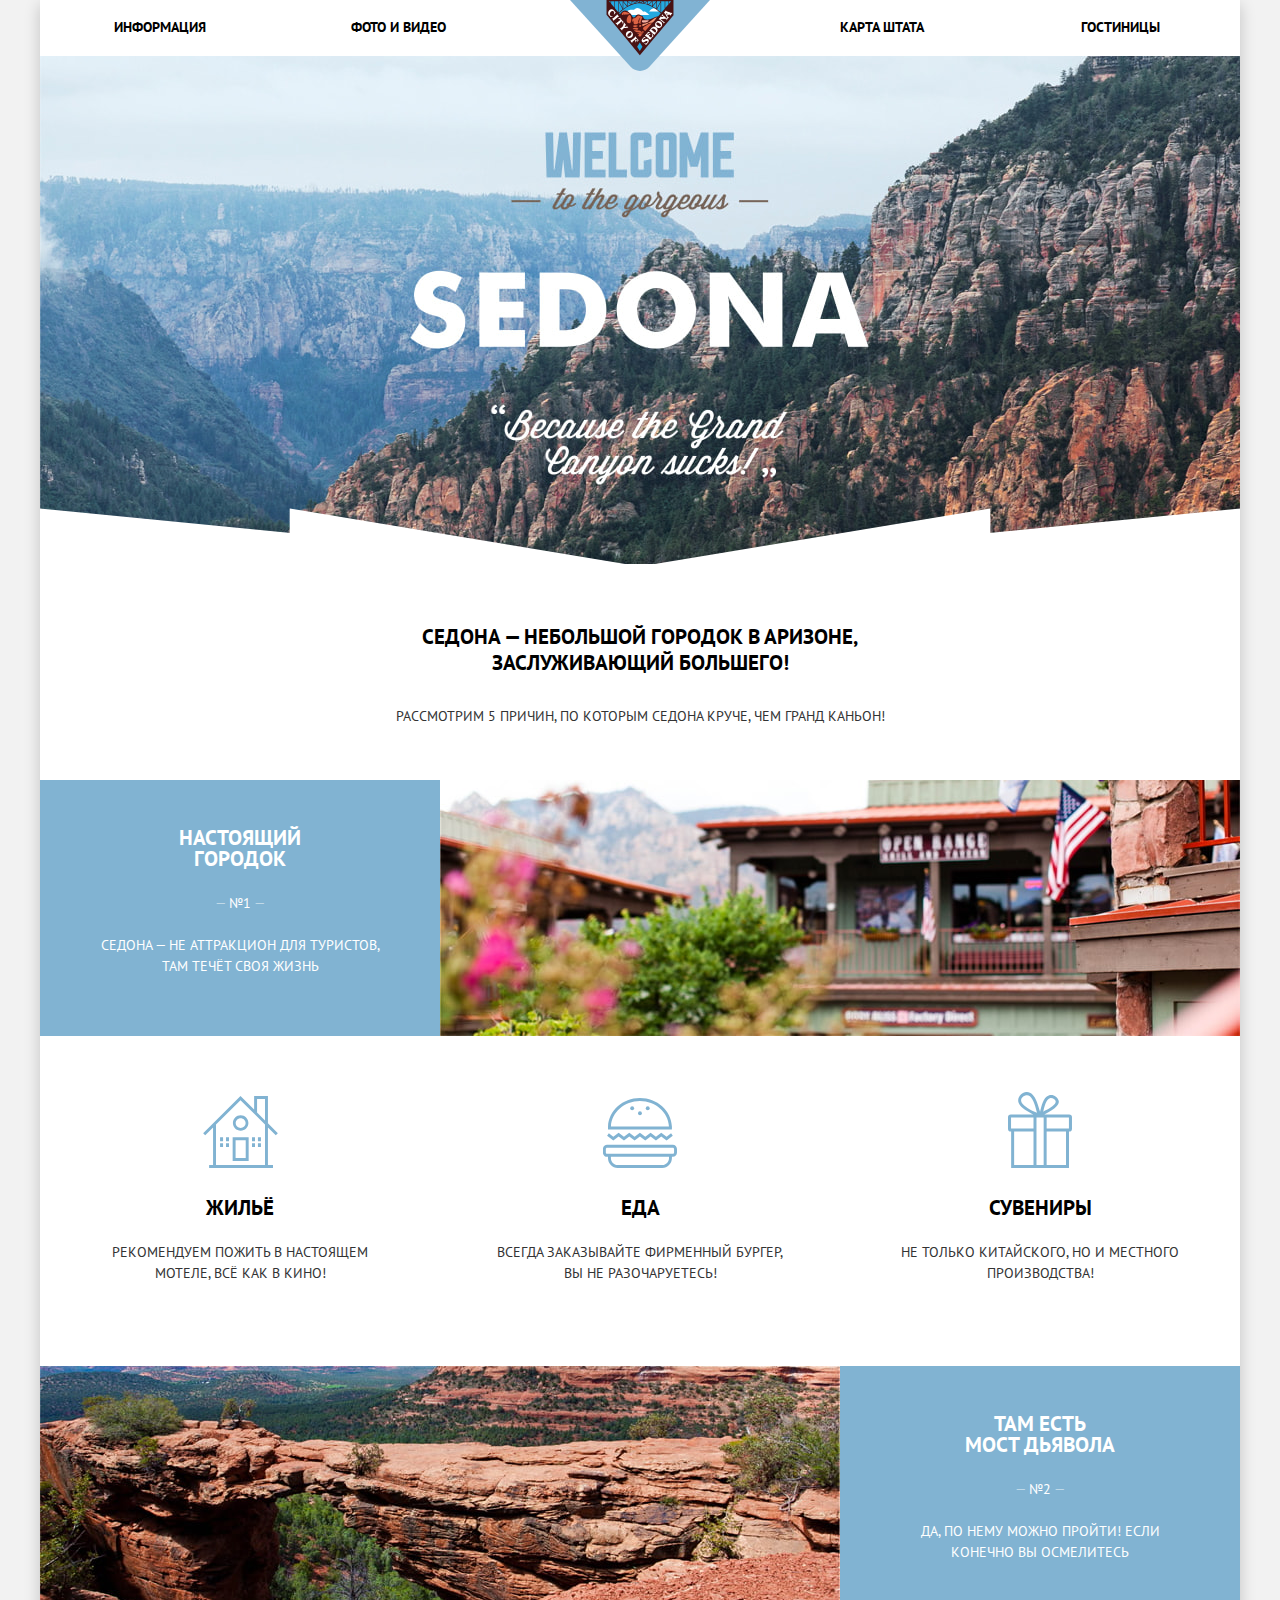
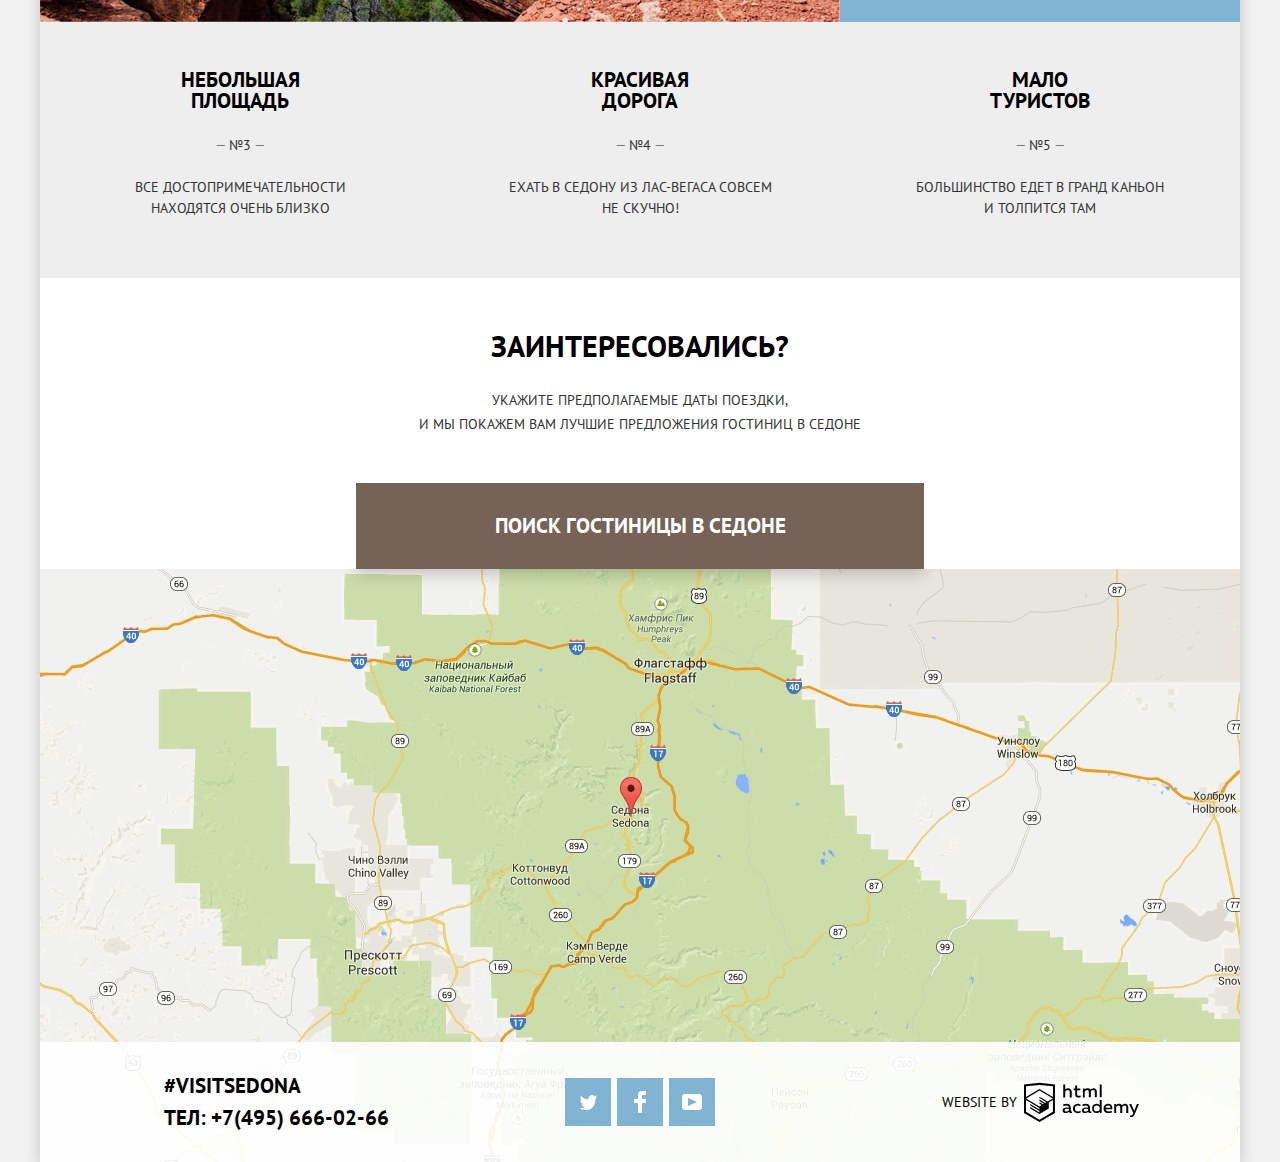
<file: index.html>
<!DOCTYPE html>
<html lang="ru">
  <head>
    <meta charset="utf-8">
    <title>HTML Academy: Седона</title>
    <link href="css/normalize.css" rel="stylesheet">
    <link href="css/min-style.css" rel="stylesheet">
  </head>
  <body>
    <div class="container">
      <header class="header">
        <div class="logo">
          <a>
            <img src="img/logo-sedona.svg" alt="Sedona" width="140" height="71">
          </a>
        </div>
        <nav>
          <ul class="navigation">
            <li>
              <a href="#">Информация</a>
            </li>
            <li>
              <a href="#">Фото и видео</a>
            </li>
            <li>
              <a href="#">Карта штата</a>
            </li>
            <li>
              <a href="catalog.html">Гостиницы</a>
            </li>
          </ul>
        </nav>  
      </header>
      <main>
        <div class="promo">
          <div class="introduction">
            <h1>Седона — небольшой городок в аризоне, заслуживающий большего! </h1>
            <h2>Рассмотрим 5 причин, по которым седона круче, чем гранд каньон!</h2>
          </div>
        </div>
        <section class="causes">
          <ul>
            <li>
              <div class="blue-box">
                <div class="advantages blue">
                  <h3>Настоящий городок</h3>
                  <p>— <span class="blue-number">№1</span> —</p>
                  <p>Седона — не аттракцион для туристов, там&nbsp;течёт своя жизнь</p>
                </div>
                <div class="real-city">
                  <img src="img/layer-10.jpg" alt="фото Города" width="800" height="256">
                </div>
              </div>
              <ul class="city-filling">
                <li>
                  <div class="city-filling-icon">
                    <img src="img/icon-1.svg" alt="Дом" width="75" height="72">
                  </div>
                  <h3>Жильё</h3>
                  <p>Рекомендуем пожить в настоящем мотеле, всё как в кино!</p>
                </li>
                <li>
                  <div class="city-filling-icon">
                    <img src="img/icon-2.svg" alt="Бургер" width="74" height="70">
                  </div>
                  <h3>Еда</h3>
                  <p>Всегда заказывайте фирменный бургер, вы не разочаруетесь!</p>
                </li>
                <li>
                  <div class="city-filling-icon">
                    <img src="img/icon-3.svg" alt="Сувенир" width="64" height="76">
                  </div>
                  <h3>Сувениры</h3>
                  <p>Не только китайского, но и местного производства!</p>
                </li>
              </ul>
            </li>
            <li class="blue-box">
              <div class="real-city">
                <img src="img/layer-5.jpg" alt="Гора Седоны" width="800" height="256">
              </div>
              <div class="advantages blue">
                <h3>Там есть мост&nbsp;дьявола</h3>
                <p>— <span class="blue-number">№2</span> —</p>
                <p>Да, по нему можно пройти! если конечно вы осмелитесь</p>
              </div>
            </li>
          </ul>
          <div class="gray-box">
            <ul>
              <li class="advantages gray">
                <h3>Небольшая площадь</h3>
                <p>— <span class="gray-number">№3</span> —</p>
                <p>Все достопримечательности находятся очень близко</p>
              </li>
              <li class="advantages gray">
                <h3>Красивая дорога</h3>
                <p>— <span class="gray-number">№4</span> —</p>
                <p>Ехать в седону из лас-вегаса совсем не скучно!</p>
              </li>
              <li class="advantages gray">
                <h3>Мало туристов</h3>
                <p>— <span class="gray-number">№5</span> —</p>
                <p>Большинство едет в гранд каньон и&nbsp;толпится там</p>
              </li>
            </ul>  
          </div> 
        </section> 
        <section class="search">
          <div class="address">
            <h2>Заинтересовались?</h2>
            <p>Укажите предполагаемые даты поездки, и&nbsp;мы&nbsp;покажем&nbsp;вам&nbsp;лучшие предложения гостиниц в седоне</p>
            <div class="button button-search">
              <a href="#">Поиск гостиницы в Седоне</a>
            </div>
          </div>
          <div class="map-modal">
            <div class="map">
              <img src="img/map.jpg" alt="Город Седона, США, штат Аризона" width="1200" height="593">
            </div>
            <iframe src="https://www.google.com/maps/embed?pb=!1m26!1m12!1m3!1d104758.52943145137!2d-111.81249093653004!3d34.863663069583154!2m3!1f0!2f0!3f0!3m2!1i1024!2i768!4f13.1!4m11!3e6!4m5!1s0x872da132f942b00d%3A0x5548c523fa6c8efd!2z0KHQtdC00L7QvdCwLCDQkNGA0LjQt9C-0L3QsCwg0KHQqNCQ!3m2!1d34.8697395!2d-111.7609896!4m3!3m2!1d34.8691561!2d-111.7609925!5e0!3m2!1sru!2sru!4v1583225697491!5m2!1sru!2sru" width="1200" height="593" allowfullscreen=""></iframe>
            <form class="modal" action="https://echo.htmlacademy.ru" method="GET">
              <label>Дата заезда: 
                <input type="text" name="check-in" class="check-date date-in" maxlength="20" value="24 апреля 2017">
              </label>
              <button class="calendar" type="button">
                <svg xmlns="http://www.w3.org/2000/svg" width="21" height="22" viewBox="0 0 21 22">
                  <path d="M19.251 2.025h-2.845V.648c0-.381-.294-.689-.656-.689-.363 0-.656.308-.656.689v1.377h-3.938V.648c0-.381-.294-.689-.655-.689-.363 0-.657.308-.657.689v1.377H5.906V.648c0-.381-.294-.689-.656-.689-.363 0-.657.308-.657.689v1.377H1.75C.784 2.025 0 2.847 0 3.862v16.302C0 21.179.784 22 1.75 22h17.501c.966 0 1.749-.821 1.749-1.836V3.862c0-1.015-.783-1.837-1.749-1.837zm.437 18.139a.448.448 0 0 1-.437.459H1.75a.45.45 0 0 1-.438-.459V3.862a.45.45 0 0 1 .438-.459h2.844v1.378c0 .381.294.689.657.689.362 0 .656-.308.656-.689V3.403h3.938v1.378c0 .381.294.689.657.689.361 0 .655-.308.655-.689V3.403h3.938v1.378c0 .381.293.689.656.689.362 0 .656-.308.656-.689V3.403h2.845c.241 0 .437.206.437.459v16.302z"/>
                  <path d="M4.594 8.225h2.625v2.066H4.594zM4.594 11.668h2.625v2.067H4.594zM4.594 15.112h2.625v2.066H4.594zM9.188 15.112h2.625v2.066H9.188zM9.188 11.668h2.625v2.067H9.188zM9.188 8.225h2.625v2.066H9.188zM13.781 15.112h2.625v2.066h-2.625zM13.781 11.668h2.625v2.067h-2.625zM13.781 8.225h2.625v2.066h-2.625z"/>
                </svg>
              </button>
              <label>Дата выезда: 
                <input type="text" name="check-out" class="check-date date-out" maxlength="20" value="4 июля 2017">
              </label>
              <button class="calendar calendar-2" type="button">
                <svg xmlns="http://www.w3.org/2000/svg" width="21" height="22" viewBox="0 0 21 22">
                  <path d="M19.251 2.025h-2.845V.648c0-.381-.294-.689-.656-.689-.363 0-.656.308-.656.689v1.377h-3.938V.648c0-.381-.294-.689-.655-.689-.363 0-.657.308-.657.689v1.377H5.906V.648c0-.381-.294-.689-.656-.689-.363 0-.657.308-.657.689v1.377H1.75C.784 2.025 0 2.847 0 3.862v16.302C0 21.179.784 22 1.75 22h17.501c.966 0 1.749-.821 1.749-1.836V3.862c0-1.015-.783-1.837-1.749-1.837zm.437 18.139a.448.448 0 0 1-.437.459H1.75a.45.45 0 0 1-.438-.459V3.862a.45.45 0 0 1 .438-.459h2.844v1.378c0 .381.294.689.657.689.362 0 .656-.308.656-.689V3.403h3.938v1.378c0 .381.294.689.657.689.361 0 .655-.308.655-.689V3.403h3.938v1.378c0 .381.293.689.656.689.362 0 .656-.308.656-.689V3.403h2.845c.241 0 .437.206.437.459v16.302z"/>
                  <path d="M4.594 8.225h2.625v2.066H4.594zM4.594 11.668h2.625v2.067H4.594zM4.594 15.112h2.625v2.066H4.594zM9.188 15.112h2.625v2.066H9.188zM9.188 11.668h2.625v2.067H9.188zM9.188 8.225h2.625v2.066H9.188zM13.781 15.112h2.625v2.066h-2.625zM13.781 11.668h2.625v2.067h-2.625zM13.781 8.225h2.625v2.066h-2.625z"/>
                </svg>
              </button>
              <div class="persone">
                <div class="number-block">
                  <label for="adults">Взрослые:</label>
                  <button class="sign minus minus-adults" type="button" aria-label="Уменьшить количество взрослых"></button>
                  <input type="number" class="persone-number persone-adults" id="adults" name="adults" min="0" value="2">
                  <button class="sign plus plus-adults" type="button" aria-label="Увеличить количество взрослых"></button>
                </div>
                <div class="number-block">
                  <label for="children">Дети:</label>
                  <button class="sign minus minus-children" type="button" aria-label="Уменьшить количество детей"></button>
                  <input type="number" class="persone-number persone-children" id="children" name="children" min="0" value="0">
                  <button class="sign plus plus-children" type="button" aria-label="Увеличить количество детей"></button>
                </div>
              </div>
              <button class="button button-submit" type="submit">Найти</button>
            </form>
          </div>
        </section>
      </main>
      <footer class="footer">
        <div class="footer-block contacts">
          <a href="#">#visitsedona</a>
          <p>Тел: <a href="tel:+74956660266">+7(495)&nbsp;666-02-66</a></p>
        </div>
        <div class="footer-block socials">
          <ul>
            <li>
              <a title="Наш твитер" href="https://twitter.com/" class="social-button" aria-label="Наш твитер">
                <svg xmlns="http://www.w3.org/2000/svg" xmlns:xlink="http://www.w3.org/1999/xlink" width="17" height="15" viewBox="0 0 17 15">
                  <path fill="#FFF" d="M10.95.144c1.685-.496 2.984.27 3.577 1.179.673-.231 1.331-.481 2.011-.708a2.345 2.345 0 0 1-.857 1.768c.685.17 1.304-.491 1.304-.491-.169 1-1.006 1.788-1.563 2.024-.231 6.75-3.175 11.217-10.077 11.082h-.446c-.41 0-4.164-.46-4.898-1.887 2.271.196 3.893-.422 4.693-1.177-.96-.3-2.679-.477-2.979-2.95.349.106.564.228 1.19.119C1.705 8.247.374 7.53.448 5.33c.285.328 1.067.536 1.34.472C1.085 5.561-.182 2.442.894.85c1.818 1.854 3.735 3.606 7.152 3.773C8.254 2.33 9.183.793 10.95.144z"/>
                </svg>
              </a>
            </li>
            <li>
              <a title="Наш фейсбук" href="https://www.facebook.com/" class="social-button" aria-label="Наш фейсбук">
                <svg xmlns="http://www.w3.org/2000/svg" width="12" height="22" viewBox="0 0 12 22">
                  <path fill="#FFF" d="M12 4V0H8a4 4 0 0 0-4 4v4H0v4h4v10h4V12h4V8H8V4h4z"/>
                </svg>
              </a>
            </li>
            <li>
              <a title="Наш ютуб" href="https://www.youtube.com/" class="social-button" aria-label="Наш ютуб">
                <svg xmlns="http://www.w3.org/2000/svg" xmlns:xlink="http://www.w3.org/1999/xlink" width="20" height="16" viewBox="0 0 20 16">
                  <path fill="#FFF" d="M17 0H3C1.35 0 0 1.35 0 3v10c0 1.65 1.35 3 3 3h14c1.65 0 3-1.35 3-3V3c0-1.65-1.35-3-3-3zM6.027 11.998V4.002L15.014 8l-8.987 3.998z"/>
                </svg>
              </a>
            </li>
          </ul>
        </div>
        <div class="footer-block html-academy">
          <p>
            Website by
          </p>
          <a title="Сайт html academy" href="https://htmlacademy.ru/intensive/htmlcss" class="logo-html-academy" aria-label="Сайт html academy">
            <svg xmlns="http://www.w3.org/2000/svg" width="115" height="41" viewBox="0 0 108.08 36.85"><path d="M44.61,26.88a2,2,0,0,0,.55-0.1v1.33a3.25,3.25,0,0,1-1.18.21,1.67,1.67,0,0,1-1.67-1,4.84,4.84,0,0,1-3.14,1.08c-1.51,0-2.91-.83-2.91-2.55,0-2.13,2-2.79,3.71-2.79a11.08,11.08,0,0,1,2.17.25v-0.3c0-1-.76-1.77-2.19-1.77a7.42,7.42,0,0,0-3,.64v-1.7a10.21,10.21,0,0,1,3.19-.55c2.36,0,3.81,1.12,3.81,3.65v3a0.54,0.54,0,0,0,.49.59h0.17Zm-6.44-1.13A1.35,1.35,0,0,0,39.63,27h0.11a3.39,3.39,0,0,0,2.41-1V24.58a9.72,9.72,0,0,0-1.81-.21c-1,0-2.16.33-2.16,1.38h0Zm12.36-6.11a5,5,0,0,1,2.57.64V22a4.08,4.08,0,0,0-2.3-.7,2.75,2.75,0,1,0,0,5.49,5,5,0,0,0,2.43-.64v1.71a6.27,6.27,0,0,1-2.76.57A4.21,4.21,0,0,1,46,24.51q0-.21,0-0.41a4.32,4.32,0,0,1,4.18-4.46h0.38Zm12.17,7.24a2,2,0,0,0,.55-0.1v1.33a3.25,3.25,0,0,1-1.18.21,1.67,1.67,0,0,1-1.67-1,4.84,4.84,0,0,1-3.14,1.08c-1.51,0-2.91-.83-2.91-2.55,0-2.13,2-2.79,3.71-2.79a11.08,11.08,0,0,1,2.17.25v-0.3c0-1-.76-1.77-2.19-1.77a7.42,7.42,0,0,0-3,.64v-1.7a10.21,10.21,0,0,1,3.19-.55c2.36,0,3.81,1.12,3.81,3.65v3a0.54,0.54,0,0,0,.49.59h0.17Zm-6.44-1.13A1.35,1.35,0,0,0,57.73,27h0.11a3.39,3.39,0,0,0,2.41-1V24.58a9.72,9.72,0,0,0-1.81-.21c-1.06,0-2.16.33-2.16,1.38h0ZM73,16V28.2H71.35V26.88a3.88,3.88,0,0,1-3.19,1.54,4.4,4.4,0,0,1,0-8.78,3.81,3.81,0,0,1,3,1.3V16H73Zm-4.53,5.22a2.76,2.76,0,1,0,0,5.52A2.86,2.86,0,0,0,71.15,25V23A2.91,2.91,0,0,0,68.49,21.27ZM79,19.64c3.31,0,4.46,2.68,3.92,5.09H76.7c0.21,1.5,1.67,2.11,3.19,2.11a6.11,6.11,0,0,0,2.64-.59v1.6a7.14,7.14,0,0,1-3,.57C77,28.42,74.78,27,74.78,24a4.18,4.18,0,0,1,4-4.39H79Zm0.09,1.54a2.28,2.28,0,0,0-2.44,2.1v0.06H81.3A2,2,0,0,0,79.13,21.18Zm5.73,7V19.87h1.65v1a3.81,3.81,0,0,1,2.78-1.27A2.86,2.86,0,0,1,91.89,21a4.12,4.12,0,0,1,2.91-1.33A3.06,3.06,0,0,1,98,23V28.2h-1.9V23.05a1.59,1.59,0,0,0-1.42-1.75H94.42a2.8,2.8,0,0,0-2.07,1.12V28.2h-1.9V23.05A1.59,1.59,0,0,0,89,21.31H88.8a3,3,0,0,0-2.21,1.29v5.63H84.86Zm21.31-8.33h1.9l-3.91,9.46c-0.9,2.17-2.09,2.86-3.35,2.86a4.76,4.76,0,0,1-1.1-.14V30.46a2.86,2.86,0,0,0,.85.12c0.9,0,1.58-.64,2.07-1.9l0.17-.42-4-8.4h2l2.86,6.29ZM38.73,1.46V6.22a3.81,3.81,0,0,1,2.7-1.14,3.25,3.25,0,0,1,3.44,3.4v5.15H43V8.72a1.81,1.81,0,0,0-1.61-2h-0.3a2.93,2.93,0,0,0-2.32,1.39v5.52h-1.9V1.46h1.9ZM49.94,2.31v3h3V6.91h-3v3.81c0,1.1.5,1.46,1.58,1.46a4.49,4.49,0,0,0,1.69-.33v1.6A6.8,6.8,0,0,1,51,13.8a2.55,2.55,0,0,1-2.86-2.74V6.89H46.58V5.26h1.5V2.74Zm5.4,11.31V5.28H57v1A3.81,3.81,0,0,1,59.77,5a2.86,2.86,0,0,1,2.6,1.33A4.12,4.12,0,0,1,65.28,5,3.06,3.06,0,0,1,68.44,8.4v5.21h-1.9V8.46a1.59,1.59,0,0,0-1.42-1.75H64.89a2.8,2.8,0,0,0-2.07,1.12v5.78h-1.9V8.46A1.59,1.59,0,0,0,59.5,6.71H59.27A3,3,0,0,0,57.06,8v5.63H55.34ZM71.17,1.45H73V13.6H71.17V1.45ZM14.71,0H14.55L0,1.54V28.21l14.55,8.66,14.55-8.66V1.54Zm12.5,27.1L14.55,34.64,1.9,27.12V16.18l12.59,7.5V25L5.86,19.9v1.31l8.68,5.21v1.39L5.87,22.65V24l8.68,5.21,8.75-5.24V18.31L27.2,16V27.12Zm0-12.53-3.48,2-1.6,1L14.51,13v1.31L21,18.23H21l-0.14.09-1,.54-5.37-3.2V17l4.24,2.52-1,.67-3.2-1.9v1.31l2.1,1.24L14.5,22.1,2,14.65,14.51,7.11Zm0-1.32L14.49,5.76,1.91,13.25v-10L14.56,1.92,27.21,3.25v10h0Z" transform="translate(0 -0.02)"/>
            </svg>
          </a>
        </div>
      </footer>
    </div>
    <script src="js/min-script.js"></script>
  </body>
</html>
</file>
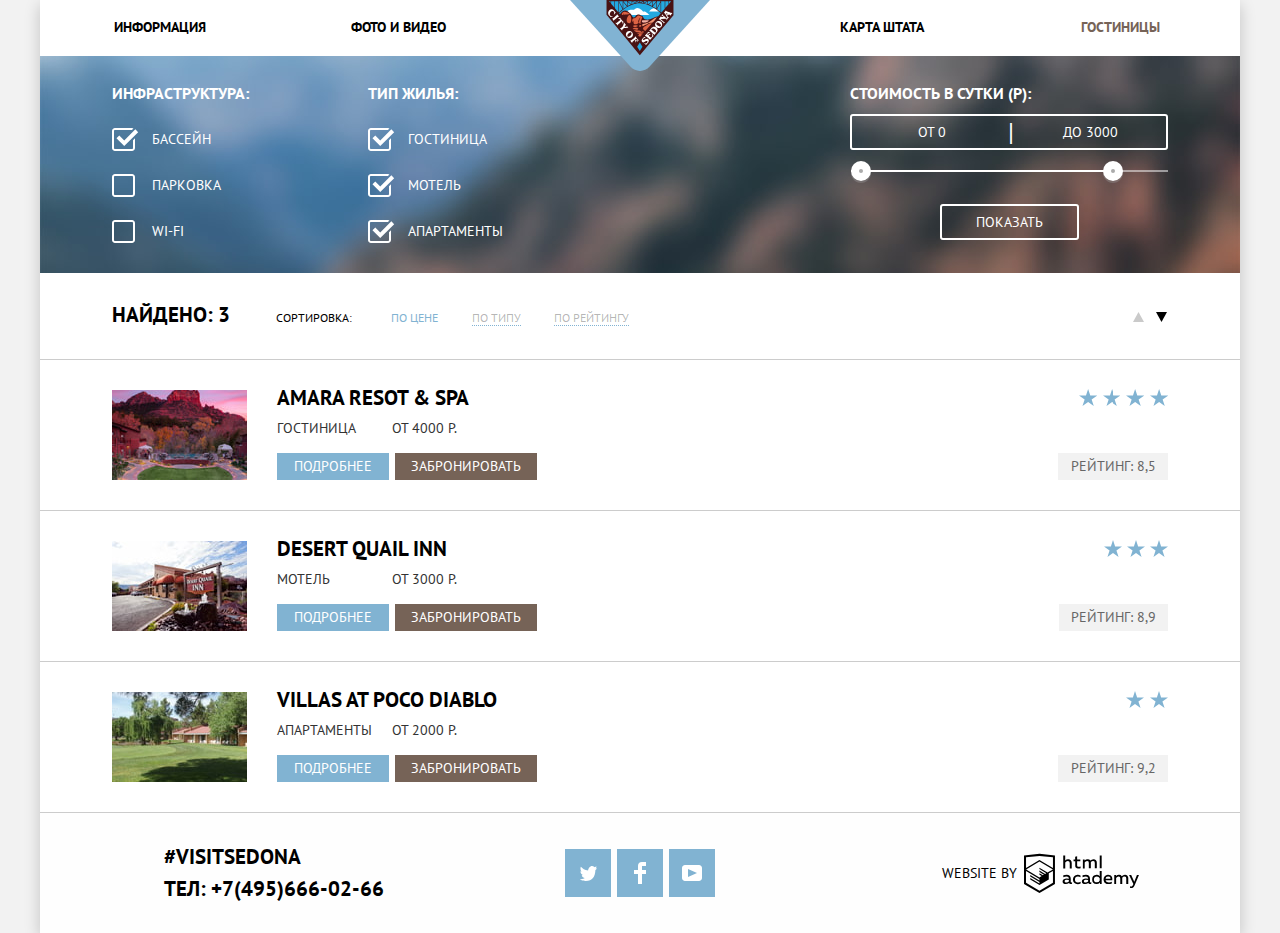
<file: catalog.html>
<!DOCTYPE html>
<html lang="ru">
  <head>
    <meta charset="utf-8">
    <title>HTML Academy: Седона</title>
    <link href="css/normalize.css" rel="stylesheet">
    <link href="css/min-style.css" rel="stylesheet">
  </head>
  <body>
    <div class="container">
      <header class="header">
        <div class="logo">
          <a title="Перейти на главную страницу" href="index.html">
            <img src="img/logo-sedona.svg" alt="Sedona" width="140" height="71">
          </a>
        </div>
        <nav>
          <ul class="navigation">
            <li>
              <a href="#">Информация</a>
            </li>
            <li>
              <a href="#">Фото и видео</a>
            </li>
            <li>
              <a href="#">Карта штата</a>
            </li>
            <li>
              <a class="this-page">Гостиницы</a>
            </li>
          </ul>
        </nav>  
      </header>
      <main>
          <form class="hotels-sorting" action="https://echo.htmlacademy.ru" method="GET">
            <div class="checkbox-sorting">
              <div class="infrastructure">
                <p>Инфраструктура:<p>
                  <ul>
                    <li>
                      <input class="checkbox" type="checkbox" id="pool" name="pool" checked>
                      <label class="checkbox-label" for="pool">Бассейн</label>
                    </li>
                    <li>
                      <input class="checkbox" type="checkbox" id="parking" name="parking">
                      <label class="checkbox-label" for="parking">Парковка</label>
                    </li>
                    <li>
                      <input class="checkbox" type="checkbox" id="wi-fi" name="wi-fi">
                      <label class="checkbox-label" for="wi-fi">Wi-Fi</label>
                    </li>
                  </ul>
              </div>
              <div class="type-home">
                <p>Тип жилья:</p>
                <ul>
                  <li>
                    <input class="checkbox" type="checkbox" id="hotel" name="hotel" checked>
                    <label class="checkbox-label" for="hotel">Гостиница</label>
                  </li>
                  <li>
                    <input class="checkbox" type="checkbox" id="motel" name="motel" checked>
                    <label class="checkbox-label" for="motel">Мотель</label>
                  </li>
                  <li>
                    <input class="checkbox" type="checkbox" id="apartments" name="apartments" checked>
                    <label class="checkbox-label" for="apartments">Апартаменты</label>
                  </li>
                </ul>
              </div>
            </div>
            <div class="price-day">
              <p>Стоимость в сутки (Р):</p>
              <div class="price-number">
                <p>От 0</p>
                <p>|</p>
                <p>До 3000</p>
              </div>
              <div class="range">
                <button class="filter-button min" type="button"><svg xmlns="http://www.w3.org/2000/svg" width="20" height="23" viewBox="0 0 20 23">
                  <path opacity=".3" fill="#ABABAB" d="M10 20C4.477 20 0 15.522 0 10v2c0 5.522 4.477 10 10 10 5.522 0 10-4.478 10-10v-2c0 5.522-4.478 10-10 10z"/><circle fill="#FFF" cx="10" cy="10" r="10"/><circle fill="#ABABAB" cx="10" cy="10" r="2"/>
                </svg></button>
                <div class="range-white"></div>
                <button class="filter-button max" type="button"><svg xmlns="http://www.w3.org/2000/svg" width="20" height="23" viewBox="0 0 20 23">
                  <path opacity=".3" fill="#ABABAB" d="M10 20C4.477 20 0 15.522 0 10v2c0 5.522 4.477 10 10 10 5.522 0 10-4.478 10-10v-2c0 5.522-4.478 10-10 10z"/><circle fill="#FFF" cx="10" cy="10" r="10"/><circle fill="#ABABAB" cx="10" cy="10" r="2"/>
                </svg></button>
                <div class="range-opacity"></div>
              </div>
              <button class="sorting-button" type="submit">Показать</button>
            </div>
          </form>
        <div class="sorting">
          <div class="sorting-price">
            <p>Найдено: <span class="found-hotels">3</span></p>
            <p>Сортировка:</p>
            <ul>
              <li>
                <a class="this-sorting">По цене</a>
              </li>
              <li>
                <a href="#">По типу</a>
              </li>
              <li>
                <a href="#">По рейтингу</a>
              </li>
            </ul>
          </div>
          <div class="sorting-id">
            <ul>
              <li>
                <a title="Сортировать по возрастанию" href="#" aria-label="Сортировать по возрастанию">
                  <svg class="arrow" xmlns="http://www.w3.org/2000/svg" width="11" height="10" viewBox="0 0 11 10">
                    <path d="M5.5 0L0 10h11z"/>
                  </svg>
                </a>
              </li>
              <li>
                <a title="Сортировать по убыванию" aria-label="Сортировать по убыванию">
                  <svg class="arrow-active" xmlns="http://www.w3.org/2000/svg" width="11" height="10" viewBox="0 0 11 10">
                    <path d="M5.5 10L0 0h11"/>
                  </svg>
                </a>
              </li>
            </ul>
          </div>
        </div>
        <div class="hotels">
          <ul>
            <li>
              <div class="hotel">
                <div class="hotel-img">
                  <img src="img/layer-21.jpg" alt="Гостиница Amara resot & spa" width="135" height="90">
                </div>
                <div class="hotel-text">
                  <a href="#">Amara resot & spa</a>
                  <div class="price">
                    <p>Гостиница</p> 
                    <p>От 4000 р.</p>
                  </div>
                <div class="hotel-button">
                  <a href="#" class="hotel-details">Подробнее</a>
                  <a href="#" class="hotel-reservation">Забронировать</a>
                </div>
                </div>
              </div>
              <div class="rating">
                <div class="hotel-star star"></div>          
                <p>Рейтинг: 8,5</p>
              </div>
            </li>
            <li>
              <div class="hotel">
                <div class="hotel-img">
                  <img src="img/layer-89.jpg" alt="Мотель Desert quail inn" width="135" height="90">
                </div>
                <div class="hotel-text">
                  <a href="#">Desert quail inn</a>
                  <div class="price">
                    <p>Мотель</p>
                    <p>От 3000 р.</p>
                  </div>
                <div class="hotel-button">
                  <a href="#" class="hotel-details">Подробнее</a>
                  <a href="#" class="hotel-reservation">Забронировать</a>
                </div>
              </div>
            </div>
              <div class="rating">
                <div class="motel-star star"></div>
                <p>Рейтинг: 8,9</p>
              </div>
            </li>
            <li>
              <div class="hotel">
                <div class="hotel-img">
                  <img src="img/layer-22.jpg" alt="Апартаменты Villas at poco diablo" width="135" height="90">
                </div>
              <div class="hotel-text">
                <a href="#">Villas at poco diablo</a>
                <div class="price">
                  <p>Апартаменты</p>
                  <p>От 2000 р.</p>
                </div>
                <div class="hotel-button">
                  <a href="#" class="hotel-details">Подробнее</a>
                  <a href="#" class="hotel-reservation">Забронировать</a>
                </div>
              </div>
            </div>
              <div class="rating">
                <div class="apartments-star star"></div>
                <p>Рейтинг: 9,2</p>
              </div>
            </li>
          </ul>
        </div>
      </main>
      <footer class="footer footer-catalog">
        <div class="footer-block contacts">
          <a href="#">#visitsedona</a>
          <p>Тел: <a href="tel:+74956660266">+7(495)666-02-66</a></p>
        </div>
        <div class="footer-block socials">
          <ul>
            <li>
              <a title="Наш твитер" href="https://twitter.com/" class="social-button" aria-label="Наш твитер">
                <svg xmlns="http://www.w3.org/2000/svg" xmlns:xlink="http://www.w3.org/1999/xlink" width="17" height="15" viewBox="0 0 17 15">
                  <path fill="#FFF" d="M10.95.144c1.685-.496 2.984.27 3.577 1.179.673-.231 1.331-.481 2.011-.708a2.345 2.345 0 0 1-.857 1.768c.685.17 1.304-.491 1.304-.491-.169 1-1.006 1.788-1.563 2.024-.231 6.75-3.175 11.217-10.077 11.082h-.446c-.41 0-4.164-.46-4.898-1.887 2.271.196 3.893-.422 4.693-1.177-.96-.3-2.679-.477-2.979-2.95.349.106.564.228 1.19.119C1.705 8.247.374 7.53.448 5.33c.285.328 1.067.536 1.34.472C1.085 5.561-.182 2.442.894.85c1.818 1.854 3.735 3.606 7.152 3.773C8.254 2.33 9.183.793 10.95.144z"/>
                </svg>
              </a>
            </li>
            <li>
              <a title="Наш фейсбук" href="https://www.facebook.com/" class="social-button" aria-label="Наш фейсбук">
                <svg xmlns="http://www.w3.org/2000/svg" width="12" height="22" viewBox="0 0 12 22">
                  <path fill="#FFF" d="M12 4V0H8a4 4 0 0 0-4 4v4H0v4h4v10h4V12h4V8H8V4h4z"/>
                </svg>
              </a>
            </li>
            <li>
              <a title="Наш ютуб" href="https://www.youtube.com/" class="social-button" aria-label="Наш ютуб">
                <svg xmlns="http://www.w3.org/2000/svg" xmlns:xlink="http://www.w3.org/1999/xlink" width="20" height="16" viewBox="0 0 20 16">
                  <path fill="#FFF" d="M17 0H3C1.35 0 0 1.35 0 3v10c0 1.65 1.35 3 3 3h14c1.65 0 3-1.35 3-3V3c0-1.65-1.35-3-3-3zM6.027 11.998V4.002L15.014 8l-8.987 3.998z"/>
                </svg>
              </a>
            </li>
          </ul>
        </div>
        <div class="footer-block html-academy">
          <p>
            Website by
          </p>
          <a title="Сайт html academy" href="https://htmlacademy.ru/intensive/htmlcss" class="logo-html-academy" aria-label="Сайт html academy">
            <svg xmlns="http://www.w3.org/2000/svg" width="115" height="41" viewBox="0 0 108.08 36.85"><path d="M44.61,26.88a2,2,0,0,0,.55-0.1v1.33a3.25,3.25,0,0,1-1.18.21,1.67,1.67,0,0,1-1.67-1,4.84,4.84,0,0,1-3.14,1.08c-1.51,0-2.91-.83-2.91-2.55,0-2.13,2-2.79,3.71-2.79a11.08,11.08,0,0,1,2.17.25v-0.3c0-1-.76-1.77-2.19-1.77a7.42,7.42,0,0,0-3,.64v-1.7a10.21,10.21,0,0,1,3.19-.55c2.36,0,3.81,1.12,3.81,3.65v3a0.54,0.54,0,0,0,.49.59h0.17Zm-6.44-1.13A1.35,1.35,0,0,0,39.63,27h0.11a3.39,3.39,0,0,0,2.41-1V24.58a9.72,9.72,0,0,0-1.81-.21c-1,0-2.16.33-2.16,1.38h0Zm12.36-6.11a5,5,0,0,1,2.57.64V22a4.08,4.08,0,0,0-2.3-.7,2.75,2.75,0,1,0,0,5.49,5,5,0,0,0,2.43-.64v1.71a6.27,6.27,0,0,1-2.76.57A4.21,4.21,0,0,1,46,24.51q0-.21,0-0.41a4.32,4.32,0,0,1,4.18-4.46h0.38Zm12.17,7.24a2,2,0,0,0,.55-0.1v1.33a3.25,3.25,0,0,1-1.18.21,1.67,1.67,0,0,1-1.67-1,4.84,4.84,0,0,1-3.14,1.08c-1.51,0-2.91-.83-2.91-2.55,0-2.13,2-2.79,3.71-2.79a11.08,11.08,0,0,1,2.17.25v-0.3c0-1-.76-1.77-2.19-1.77a7.42,7.42,0,0,0-3,.64v-1.7a10.21,10.21,0,0,1,3.19-.55c2.36,0,3.81,1.12,3.81,3.65v3a0.54,0.54,0,0,0,.49.59h0.17Zm-6.44-1.13A1.35,1.35,0,0,0,57.73,27h0.11a3.39,3.39,0,0,0,2.41-1V24.58a9.72,9.72,0,0,0-1.81-.21c-1.06,0-2.16.33-2.16,1.38h0ZM73,16V28.2H71.35V26.88a3.88,3.88,0,0,1-3.19,1.54,4.4,4.4,0,0,1,0-8.78,3.81,3.81,0,0,1,3,1.3V16H73Zm-4.53,5.22a2.76,2.76,0,1,0,0,5.52A2.86,2.86,0,0,0,71.15,25V23A2.91,2.91,0,0,0,68.49,21.27ZM79,19.64c3.31,0,4.46,2.68,3.92,5.09H76.7c0.21,1.5,1.67,2.11,3.19,2.11a6.11,6.11,0,0,0,2.64-.59v1.6a7.14,7.14,0,0,1-3,.57C77,28.42,74.78,27,74.78,24a4.18,4.18,0,0,1,4-4.39H79Zm0.09,1.54a2.28,2.28,0,0,0-2.44,2.1v0.06H81.3A2,2,0,0,0,79.13,21.18Zm5.73,7V19.87h1.65v1a3.81,3.81,0,0,1,2.78-1.27A2.86,2.86,0,0,1,91.89,21a4.12,4.12,0,0,1,2.91-1.33A3.06,3.06,0,0,1,98,23V28.2h-1.9V23.05a1.59,1.59,0,0,0-1.42-1.75H94.42a2.8,2.8,0,0,0-2.07,1.12V28.2h-1.9V23.05A1.59,1.59,0,0,0,89,21.31H88.8a3,3,0,0,0-2.21,1.29v5.63H84.86Zm21.31-8.33h1.9l-3.91,9.46c-0.9,2.17-2.09,2.86-3.35,2.86a4.76,4.76,0,0,1-1.1-.14V30.46a2.86,2.86,0,0,0,.85.12c0.9,0,1.58-.64,2.07-1.9l0.17-.42-4-8.4h2l2.86,6.29ZM38.73,1.46V6.22a3.81,3.81,0,0,1,2.7-1.14,3.25,3.25,0,0,1,3.44,3.4v5.15H43V8.72a1.81,1.81,0,0,0-1.61-2h-0.3a2.93,2.93,0,0,0-2.32,1.39v5.52h-1.9V1.46h1.9ZM49.94,2.31v3h3V6.91h-3v3.81c0,1.1.5,1.46,1.58,1.46a4.49,4.49,0,0,0,1.69-.33v1.6A6.8,6.8,0,0,1,51,13.8a2.55,2.55,0,0,1-2.86-2.74V6.89H46.58V5.26h1.5V2.74Zm5.4,11.31V5.28H57v1A3.81,3.81,0,0,1,59.77,5a2.86,2.86,0,0,1,2.6,1.33A4.12,4.12,0,0,1,65.28,5,3.06,3.06,0,0,1,68.44,8.4v5.21h-1.9V8.46a1.59,1.59,0,0,0-1.42-1.75H64.89a2.8,2.8,0,0,0-2.07,1.12v5.78h-1.9V8.46A1.59,1.59,0,0,0,59.5,6.71H59.27A3,3,0,0,0,57.06,8v5.63H55.34ZM71.17,1.45H73V13.6H71.17V1.45ZM14.71,0H14.55L0,1.54V28.21l14.55,8.66,14.55-8.66V1.54Zm12.5,27.1L14.55,34.64,1.9,27.12V16.18l12.59,7.5V25L5.86,19.9v1.31l8.68,5.21v1.39L5.87,22.65V24l8.68,5.21,8.75-5.24V18.31L27.2,16V27.12Zm0-12.53-3.48,2-1.6,1L14.51,13v1.31L21,18.23H21l-0.14.09-1,.54-5.37-3.2V17l4.24,2.52-1,.67-3.2-1.9v1.31l2.1,1.24L14.5,22.1,2,14.65,14.51,7.11Zm0-1.32L14.49,5.76,1.91,13.25v-10L14.56,1.92,27.21,3.25v10h0Z" transform="translate(0 -0.02)"/>
            </svg>
          </a>
        </div>
      </footer>
    </div>
  </body>
</html>
</file>
<file: css/min-style.css>
@font-face{font-family:'PT Sans';font-style:normal;font-weight:400;src:url(../fonts/pt-sans-v11-latin_cyrillic-regular.woff2) format("woff2"),url(../fonts/pt-sans-v11-latin_cyrillic-regular.woff) format("woff")}@font-face{font-family:'PT Sans';font-style:normal;font-weight:700;src:url(../fonts/pt-sans-v11-latin_cyrillic-700.woff2) format("woff2"),url(../fonts/pt-sans-v11-latin_cyrillic-700.woff) format("woff")}html{-webkit-box-sizing:border-box;box-sizing:border-box}*,::after,::before{-webkit-box-sizing:inherit;box-sizing:inherit}img{max-width:100%;height:auto}.container{position:relative;width:1200px;background-color:#f2f2f2;-webkit-box-shadow:0 5px 15px 0 rgba(0,1,1,.2);box-shadow:0 5px 15px 0 rgba(0,1,1,.2);overflow:hidden;padding:0;margin:0 auto}body{font-family:"PT Sans",Arial,sans-serif;font-size:14px;line-height:21px;font-weight:400;color:#333;text-transform:uppercase;background-color:#f2f2f2;padding:0;margin:0}a{text-decoration:none}.header{position:relative}.logo{position:absolute;z-index:2;top:0;left:50%;width:140px;height:72px;-webkit-transform:translateX(-50%);transform:translateX(-50%)}.navigation{display:-webkit-box;display:-ms-flexbox;display:flex;-ms-flex-wrap:wrap;flex-wrap:wrap;-webkit-box-pack:justify;-ms-flex-pack:justify;justify-content:space-between;width:1200px;list-style:none;background-color:#fff;padding:0;margin:0}.navigation a{display:block;font-size:14px;line-height:26px;color:#000;font-weight:700;max-width:100px;word-break:break-all;margin:14px auto 16px}.navigation a:hover{color:#81b3d2}.navigation a:active{color:rgba(0,0,0,.3)}.navigation li{text-align:center;width:239px}.navigation li:nth-child(2){margin-right:122px}.navigation li:nth-child(3){margin-left:122px}.navigation .this-page{color:#766357}.navigation .this-page:hover{color:#766357}.promo{background-color:#81b3d2;background:url(../img/sedona.jpg) no-repeat;background-position-y:-56px;width:100%;padding-top:508px}.introduction{position:relative;text-align:center;background-color:#fff;width:100%;padding:60px 350px 51px}.introduction::before{content:"";width:1202px;background-position:center;background-size:1202px;height:59px;background:url(../img/polygon.png) no-repeat;position:absolute;top:-56px;left:50%;-webkit-transform:translateX(-50%);transform:translateX(-50%)}.introduction h1{font-size:21px;font-weight:700;line-height:26px;color:#000;max-width:441px;padding:0;margin:0 auto 27px}.introduction h2{font-size:14px;line-height:26px;font-weight:400;padding:0;margin:0}.real-city{display:block;width:800px;line-height:0;background-color:#96a28f}.causes ul{list-style:none;padding:0;margin:0}.blue{color:#fff;background-color:#81b3d2}.advantages{text-align:center;width:400px;padding:47px 48px 59px}.blue-box{display:-webkit-box;display:-ms-flexbox;display:flex;padding:0;margin:0}.blue p:first-of-type{color:rgba(255,255,255,.5)}.blue-number{color:#fff}.advantages h3{font-size:21px;max-width:150px;padding:0;margin:0 auto 24px}.advantages p:first-of-type{padding:0;margin:0 0 21px}.advantages p:last-of-type{padding:0;margin:0}.city-filling{display:-webkit-box;display:-ms-flexbox;display:flex;-webkit-box-align:baseline;-ms-flex-align:baseline;align-items:baseline;background-color:#fff;padding:0;margin:0}.city-filling li{text-align:center;width:400px;padding:56px 57px 82px}.city-filling-icon{margin-bottom:23px}.city-filling h3{font-size:21px;color:#000;margin:0 0 24px}.city-filling p{margin:0}.gray-box ul{position:relative;z-index:2;display:-webkit-box;display:-ms-flexbox;display:flex;-ms-flex-wrap:wrap;flex-wrap:wrap}.gray{background-color:#eee}.gray h3{color:#000}.gray p:last-child{max-width:264px;margin:0 auto}.gray p:first-of-type{color:rgba(0,0,0,.5)}.gray-number{color:#333}.map{width:1200px;height:593px}.map-modal iframe{position:absolute;z-index:1;top:0;width:1200px;height:593px;border:none}.address{position:relative;z-index:3;text-align:center;background-color:#fff;padding:50px 316px 0;margin:0}.address h2{font-size:30px;line-height:36px;color:#000;margin:0 0 24px}.address p{line-height:24px;max-width:442px;margin:0 auto 47px}.map-modal{position:relative;z-index:1}.modal{display:-webkit-box;display:-ms-flexbox;display:flex;-webkit-box-orient:vertical;-webkit-box-direction:normal;-ms-flex-direction:column;flex-direction:column;-webkit-box-align:center;-ms-flex-align:center;align-items:center;width:568px;background-color:#fff;position:absolute;z-index:2;top:0;left:50%;-webkit-transform:translateX(-50%);transform:translateX(-50%);-webkit-box-shadow:0 5px 15px 0 rgba(0,1,1,.2);box-shadow:0 5px 15px 0 rgba(0,1,1,.2);padding:55px;margin:0}.button{font:inherit;font-size:21px;font-weight:700;line-height:26px;text-transform:uppercase;cursor:pointer}.button-search{position:relative;z-index:4;background-color:#766357;border:none;max-width:568px}.button-search a{display:block;color:#fff;padding:30px 138px}.button-search:hover{background-color:#604e43;border:none}.button-search:active{color:rgba(255,255,255,.3);background-color:#503e33;border:none}.check-date,.modal label,.persone-number{font:inherit;font-size:14px;font-weight:700;line-height:26px;text-transform:uppercase;color:#000;height:38px}.check-date{-webkit-appearance:none;width:346px;background-color:#f2f2f2;border:none}@-webkit-keyframes error{from,to{border:1px solid red}10%,30%,50%,70%,90%{border:2px solid red}20%,40%,60%,80%{border:1px solid red}}@keyframes error{from,to{border:1px solid red}10%,30%,50%,70%,90%{border:2px solid red}20%,40%,60%,80%{border:1px solid red}}.modal-error{-webkit-animation-name:error;animation-name:error;-webkit-animation-duration:5s;animation-duration:5s;-webkit-animation-fill-mode:forwards;animation-fill-mode:forwards}@-webkit-keyframes slide{from{-webkit-transform:translate(-50%,-100%);transform:translate(-50%,-100%);visibility:hidden}to{-webkit-transform:translate(-50%,0);transform:translate(-50%,0)}}@keyframes slide{from{-webkit-transform:translate(-50%,-100%);transform:translate(-50%,-100%);visibility:hidden}to{-webkit-transform:translate(-50%,0);transform:translate(-50%,0)}}@-webkit-keyframes slide-reverse{from{-webkit-transform:translate(-50%,0);transform:translate(-50%,0)}to{-webkit-transform:translate(-50%,-100%);transform:translate(-50%,-100%);visibility:hidden}}@keyframes slide-reverse{from{-webkit-transform:translate(-50%,0);transform:translate(-50%,0)}to{-webkit-transform:translate(-50%,-100%);transform:translate(-50%,-100%);visibility:hidden}}.modal-none{-webkit-transform:translate(-50%,-100%);transform:translate(-50%,-100%)}.modal-slide{-webkit-animation-name:slide;animation-name:slide;-webkit-animation-duration:2s;animation-duration:2s;-webkit-animation-fill-mode:forwards;animation-fill-mode:forwards}.modal-slide-reverse{-webkit-animation-name:slide-reverse;animation-name:slide-reverse;-webkit-animation-duration:2s;animation-duration:2s;-webkit-animation-fill-mode:forwards;animation-fill-mode:forwards}.modal label{margin-bottom:30px}.date-in{padding:0 40px 0 13px;margin-left:20px}.date-out{padding:0 40px 0 14px;margin-left:15px}.calendar{position:absolute;top:62px;left:477px;fill:#a9a9a9;background-color:transparent;border:none}.calendar-2{position:absolute;top:129px;left:477px}.calendar:hover{fill:#000}.calendar:active{fill:#81b3d2}.persone{display:-webkit-box;display:-ms-flexbox;display:flex;-webkit-box-pack:justify;-ms-flex-pack:justify;justify-content:space-between;width:458px;padding:0;margin:0}.number-block{display:-webkit-box;display:-ms-flexbox;display:flex}.number-block label{margin-top:5px}.minus-adults{margin-left:41px}.minus-children{margin-left:27px}.sign{position:relative;width:38px;height:38px;background-color:#f2f2f2;border:none;cursor:pointer}.minus::before{content:"";width:12px;height:3px;background-color:#a9a9a9;position:absolute;z-index:2;top:50%;left:50%;-webkit-transform:translate(-50%,-50%);transform:translate(-50%,-50%)}.minus:hover::before,.plus:hover::after,.plus:hover::before{background-color:#000}.minus:active::before,.plus:active::after,.plus:active::before{background-color:#81b3d2}.plus::after,.plus::before{content:"";width:11px;height:3px;background-color:#a9a9a9;position:absolute;z-index:2;top:18px;left:13px}.plus::after{-webkit-transform:rotate(90deg);transform:rotate(90deg)}.persone-number{-moz-appearance:textfield;text-align:center;width:38px;background-color:#f2f2f2;border:0;padding-left:0}.persone-number::-webkit-inner-spin-button,.persone-number::-webkit-outer-spin-button{-webkit-appearance:none}.check-date:hover,.persone-number:hover{background-color:#ebebeb}.check-date:focus,.persone-number:focus{background-color:#fff}.button-submit{text-align:center;color:#fff;width:458px;background-color:#81b3d2;border:none;padding:16px 197px;margin-top:18px}.button-submit:hover{background-color:#669ec0;border:none}.button-submit:active{color:rgba(255,255,255,.3);background-color:#5496bd;border:none}.footer{display:-webkit-box;display:-ms-flexbox;display:flex;-ms-flex-wrap:wrap;flex-wrap:wrap;-webkit-box-pack:justify;-ms-flex-pack:justify;justify-content:space-between;background-color:rgba(255,255,255,.9);position:absolute;z-index:2;bottom:0;padding:0;margin:0}.footer-block{width:400px;padding:31px 0}.contacts{font-size:21px;font-weight:700;line-height:26px;color:#000;padding-left:124px}.contacts>a{display:block;margin-bottom:6px}.contacts p{margin:0}.contacts a{color:#000}.socials{padding:36px 0 30px}.socials ul{display:-webkit-box;display:-ms-flexbox;display:flex;-ms-flex-wrap:wrap;flex-wrap:wrap;width:150px;padding:0;margin:0 auto}.socials li{list-style:none;background-color:#81b3d2;margin:0 6px 6px 0}.socials li:nth-child(3n){margin-right:0}.social-button{display:-webkit-box;display:-ms-flexbox;display:flex;-webkit-box-pack:center;-ms-flex-pack:center;justify-content:center;-webkit-box-align:center;-ms-flex-align:center;align-items:center;width:46px;height:48px;background-color:#81b3d2}.social-button:hover{background-color:#669ec0}.social-button:active{opacity:.3;background-color:#5496bd}.html-academy{display:-webkit-box;display:-ms-flexbox;display:flex;-webkit-box-pack:end;-ms-flex-pack:end;justify-content:flex-end;-webkit-box-align:center;-ms-flex-align:center;align-items:center;padding-right:101px}.html-academy p{line-height:26px;color:#000;margin-right:7px}.logo-html-academy{display:block;width:115px;height:41px}.logo-html-academy:hover{fill:#81b3d2}.logo-html-academy:active{fill:#bdbbbc}.hotels-sorting{display:-webkit-box;display:-ms-flexbox;display:flex;width:1200px;-webkit-box-pack:justify;-ms-flex-pack:justify;justify-content:space-between;background:url(../img/filter-sedona.jpg) no-repeat;background-position-y:-60px;margin:0}.hotels-sorting p{font-size:16px;font-weight:bolder;margin:0 0 25px}.hotels-sorting li{margin-bottom:25px}.checkbox-sorting{display:-webkit-box;display:-ms-flexbox;display:flex;padding:27px 0 6px 72px}.checkbox-sorting ul{padding:0;margin:0}.checkbox{position:absolute;-webkit-appearance:none;-moz-appearance:none;appearance:none;width:1px;height:1px}.checkbox-label{position:relative;padding-left:40px;cursor:pointer}.checkbox-label::before{content:"";position:absolute;top:-2px;left:0;width:23px;height:23px;background:url(../img/checkbox-off.svg) no-repeat}.checkbox:checked+.checkbox-label::before{width:27px;background:url(../img/checkbox-on.svg) no-repeat}.checkbox:checked:disabled+.checkbox-label::before{background:url(../img/checkbox-on-disabled.svg) no-repeat}.checkbox:disabled+.checkbox-label::before{background:url(../img/checkbox-off-disabled.svg) no-repeat}.checkbox:focus+.checkbox-label::before{-webkit-box-shadow:0 0 0 2px #f2f2f2;box-shadow:0 0 0 2px #f2f2f2;border-radius:5px}.infrastructure li,.type-home li{list-style:none}.type-home{margin:0 0 0 119px}.price-day{display:-webkit-box;display:-ms-flexbox;display:flex;-webkit-box-orient:vertical;-webkit-box-direction:normal;-ms-flex-direction:column;flex-direction:column;padding:27px 72px 5px 0}.price-day>p{margin-bottom:10px}.price-number{display:-webkit-box;display:-ms-flexbox;display:flex;width:318px;border:2px solid #fff;border-radius:3px;padding:6px 0 5px;margin:0 0 11px}.price-number p{font-size:14px;font-weight:400;text-align:center;width:157px;margin:0;margin-left:4px}.price-number p:nth-child(2){font-size:25px;width:2px;margin:0}.infrastructure,.price-day,.type-home{font:inherit;font-size:14px;font-weight:400;line-height:21px;color:#fff}.range{position:relative;display:-webkit-box;display:-ms-flexbox;display:flex;padding:9px 0;margin-bottom:23px}.range-white{width:264px;height:2px;background-color:#fff;margin-left:1px}.range-opacity{width:53px;height:2px;background-color:#fff;opacity:.5}.filter-button{width:20px;height:20px;background-color:transparent;border:none;padding:0}.filter-button:focus{outline:0;-webkit-box-shadow:0 0 0 2px #f2f2f2;box-shadow:0 0 0 2px #f2f2f2;border-radius:50%}.filter-button svg:hover{-webkit-transform:scale(1.2);transform:scale(1.2)}.min{position:absolute;top:0;left:1px}.max{position:absolute;top:0;left:253px}.sorting-button{font:inherit;font-size:14px;font-weight:400;line-height:21px;color:#fff;text-transform:uppercase;cursor:pointer;background-color:transparent;border:2px solid #fff;border-radius:3px;-ms-flex-item-align:center;-ms-grid-row-align:center;align-self:center;max-width:314px;padding:6px 34px 5px}.sorting-button:hover{color:#000;background-color:#fff}.sorting-button:focus{outline:0;-webkit-box-shadow:0 0 0 2px #f2f2f2;box-shadow:0 0 0 2px #f2f2f2;border-radius:5px}.sorting{display:-webkit-box;display:-ms-flexbox;display:flex;-webkit-box-pack:justify;-ms-flex-pack:justify;justify-content:space-between;-webkit-box-align:baseline;-ms-flex-align:baseline;align-items:baseline;width:1200px;background-color:#fff;border-bottom:1px solid rgba(0,1,1,.2);padding:0;margin:0}.sorting-price{display:-webkit-box;display:-ms-flexbox;display:flex;-webkit-box-pack:justify;-ms-flex-pack:justify;justify-content:space-between;-webkit-box-align:baseline;-ms-flex-align:baseline;align-items:baseline;width:600px;padding:20px 11px 17px 72px}.sorting-price ul{display:-webkit-box;display:-ms-flexbox;display:flex;-webkit-box-pack:justify;-ms-flex-pack:justify;justify-content:space-between;list-style:none;width:238px;padding:0}.sorting p:first-child{font-size:21px;font-weight:700;line-height:26px;margin-right:7px}.sorting-price a,.sorting-price p{font-size:12px;line-height:18px;color:#000;margin:0}.sorting-price a:hover{color:#81b3d2}.sorting-price a:active{color:#000;border-bottom:none}.sorting-price .this-sorting{color:#81b3d2;border:none}.sorting-price a{color:rgba(0,0,0,.3);border-bottom:1px dotted #81b3d2}.sorting-id ul{display:-webkit-box;display:-ms-flexbox;display:flex;list-style:none;padding:0 73px 0 0}.sorting-id li{margin-left:12px}.arrow{fill:#cacaca}.arrow:hover{fill:#000}.arrow:active{fill:#81b3d2}.hotels ul{width:1200px;list-style:none;background-color:#fff;padding:0;margin:0}.hotels li{display:-webkit-box;display:-ms-flexbox;display:flex;-webkit-box-pack:justify;-ms-flex-pack:justify;justify-content:space-between;width:1200px;border-bottom:1px solid rgba(0,1,1,.2);margin:0}.hotel{display:-webkit-box;display:-ms-flexbox;display:flex;-webkit-box-pack:justify;-ms-flex-pack:justify;justify-content:space-between}.hotel-img{padding:30px 0 24px 72px}.hotel-img img{width:135px;height:90px}.hotel-text{padding:25px 0 24px 30px}.hotel-text>a{font-size:21px;line-height:26px;font-weight:700;color:#000;margin:0}.hotel-text>a:hover{color:#81b3d2}.hotel-text>a:active{color:rgba(0,0,0,.3)}.price{display:-webkit-box;display:-ms-flexbox;display:flex;-webkit-box-pack:justify;-ms-flex-pack:justify;justify-content:space-between;width:180px;padding:7px 0;margin-bottom:1px}.price p{margin:0 0 6px}.hotel-button{display:-webkit-box;display:-ms-flexbox;display:flex;-webkit-box-pack:justify;-ms-flex-pack:justify;justify-content:space-between;padding:0;margin:0}.hotel-details{color:#fff;text-align:center;background-color:#81b3d2;max-width:112px;word-break:break-all;padding:3px 17px;margin-right:6px}.hotel-details:hover{background-color:#669ec0}.hotel-details:active{color:rgba(255,255,255,.3);background-color:#5496bd}.hotel-reservation{color:#fff;text-align:center;background-color:#766357;max-width:142px;word-break:break-all;padding:3px 16px}.hotel-reservation:hover{background-color:#604e43}.hotel-reservation:active{color:rgba(255,255,255,.3);background-color:#503e33}.rating{-ms-flex-item-align:center;-ms-grid-row-align:center;align-self:center;text-align:center;padding:22px 72px 24px 0}.rating p{color:#666;background-color:#f2f2f2;max-width:111px;padding:3px 0;margin:0}.star{height:17px;background:url(../img/star.svg) space;margin:0 0 47px 0}.hotel-star{width:89px;margin-left:21px}.motel-star{width:64px;margin-left:45px}.apartments-star{width:42px;margin-left:68px}.footer-catalog{position:static}
</file>
